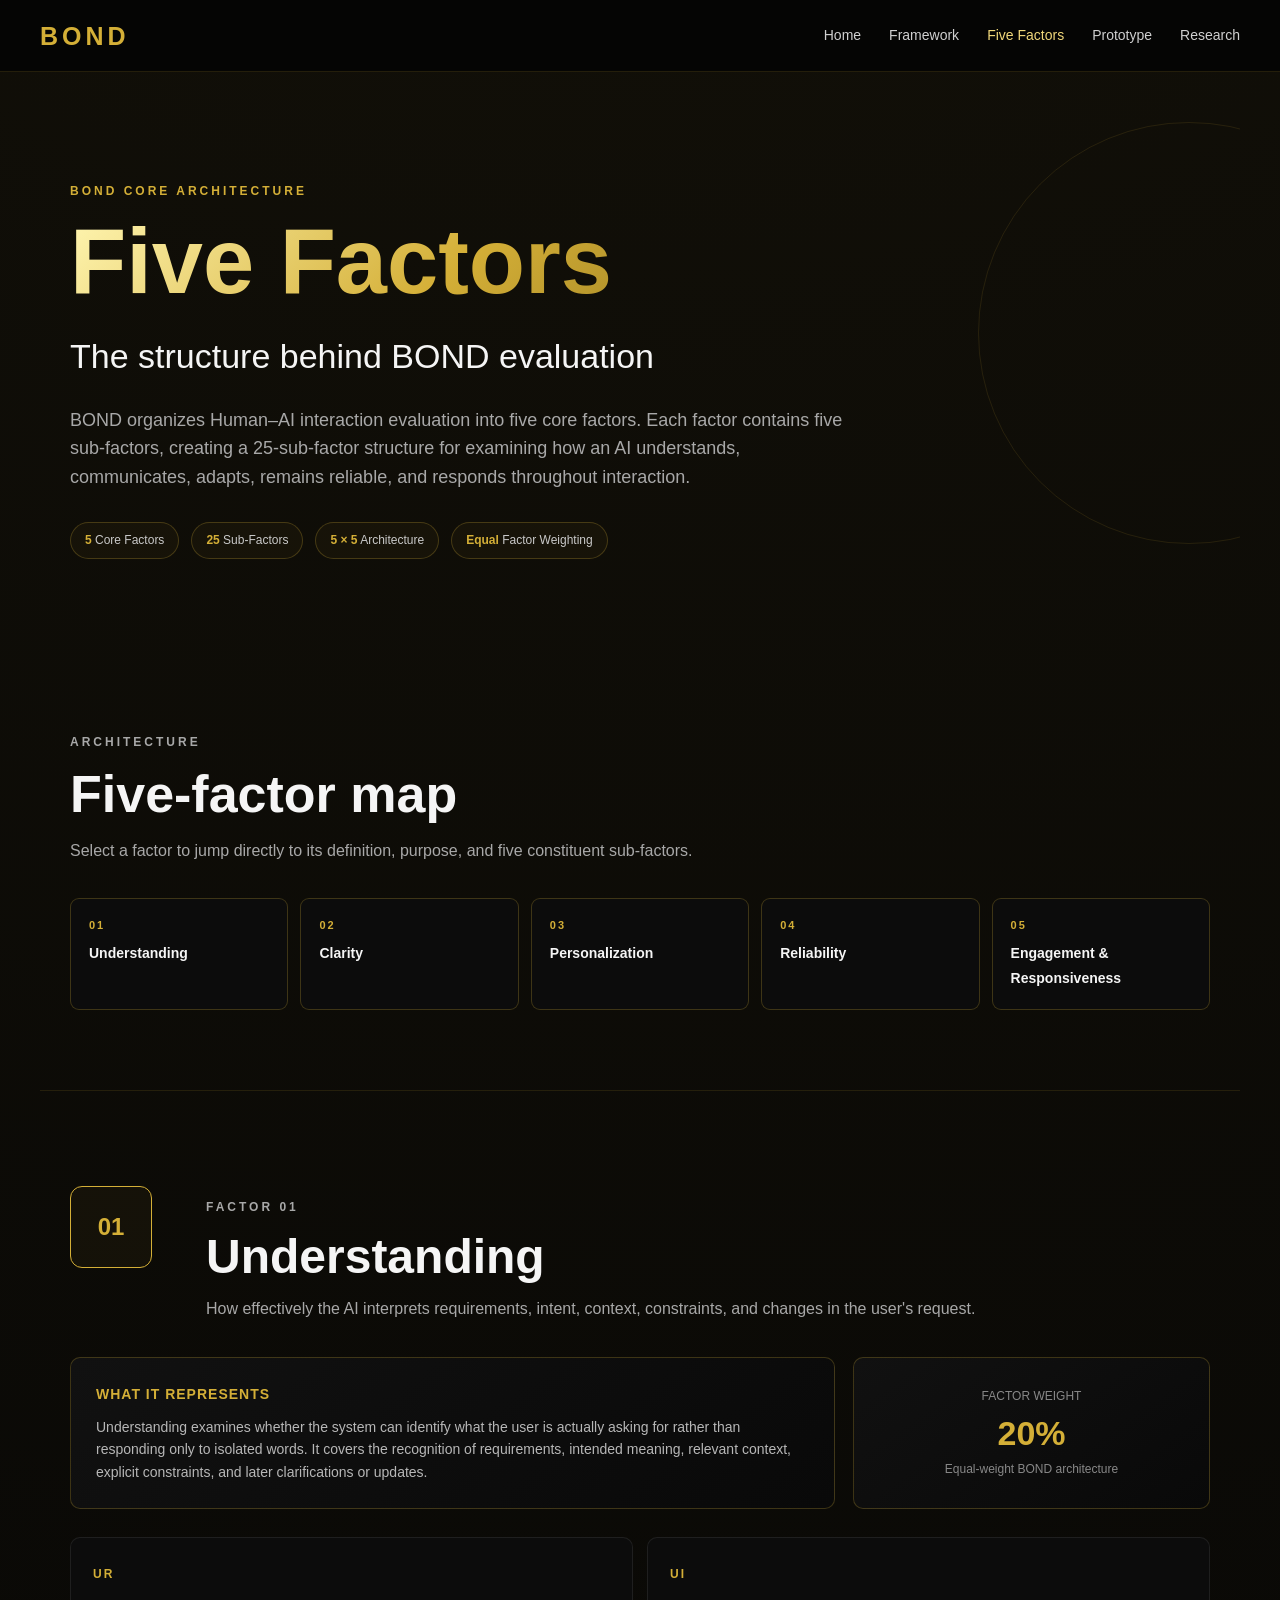
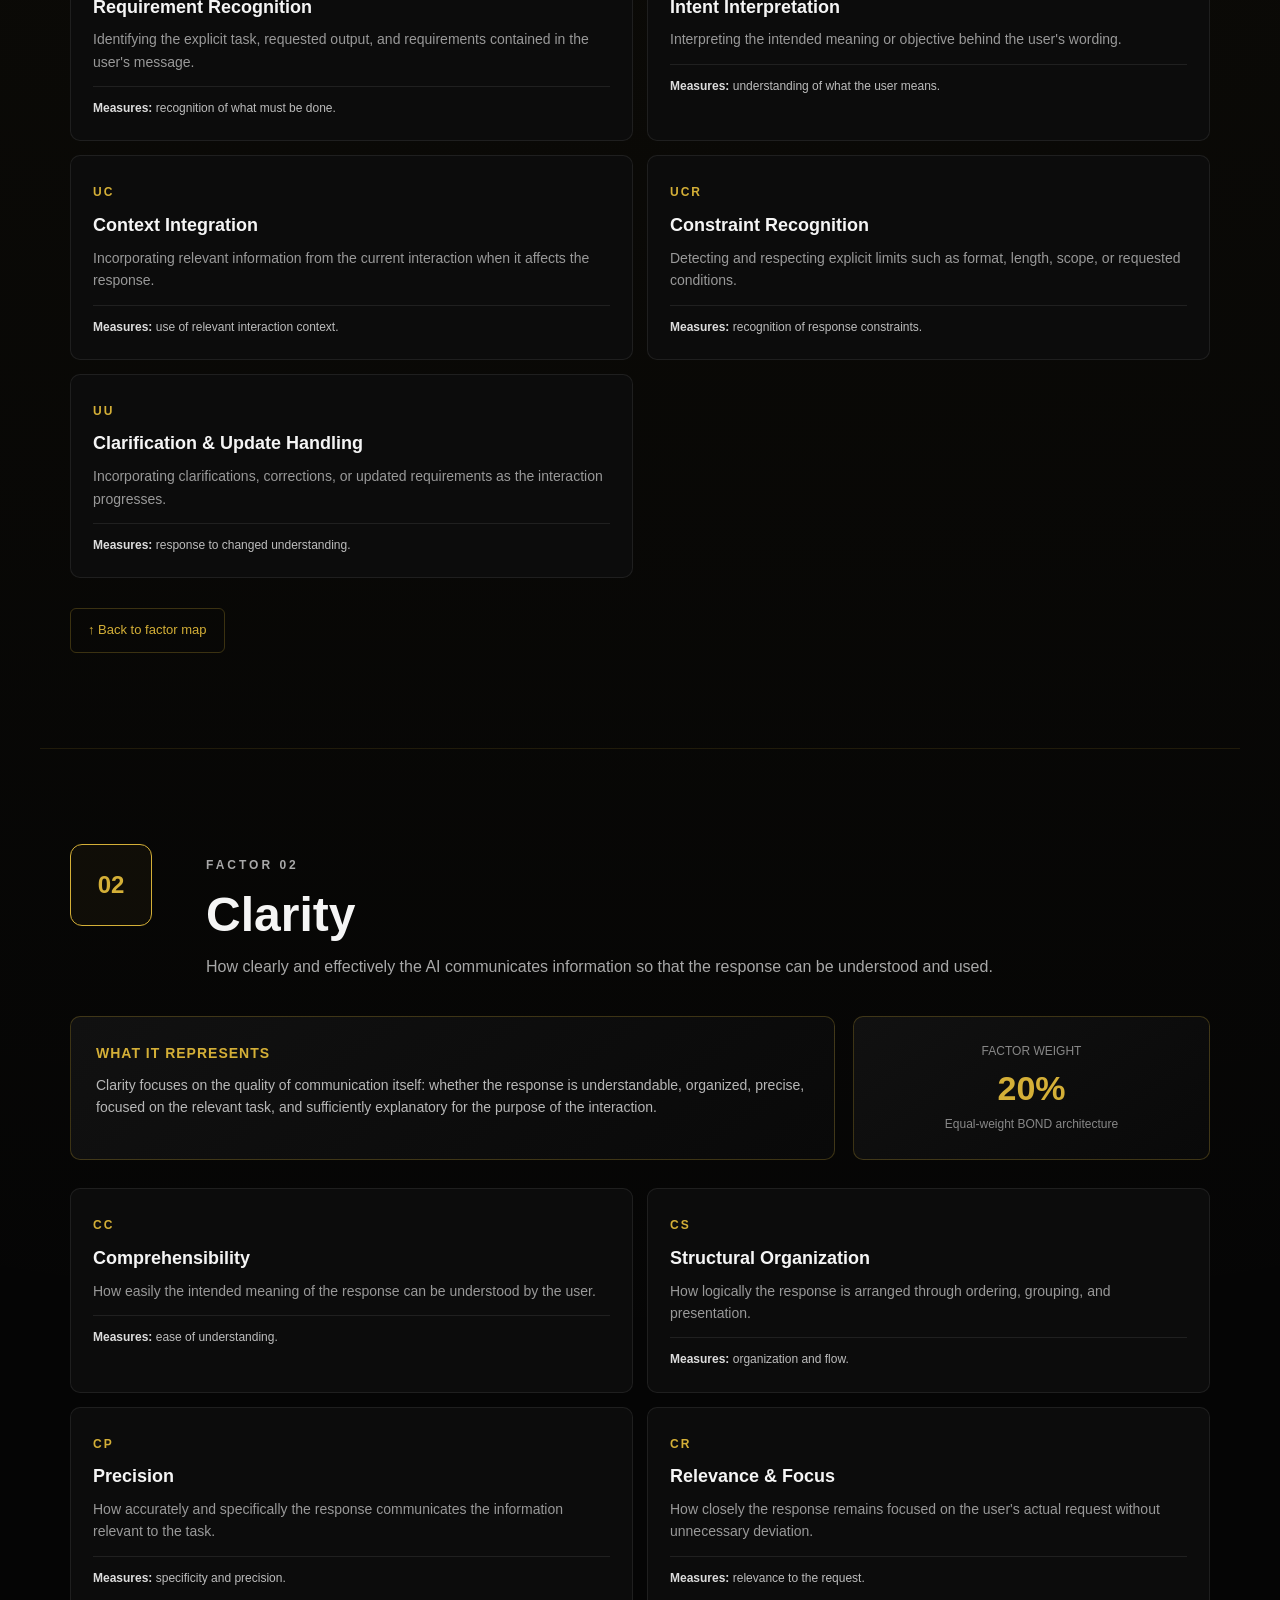
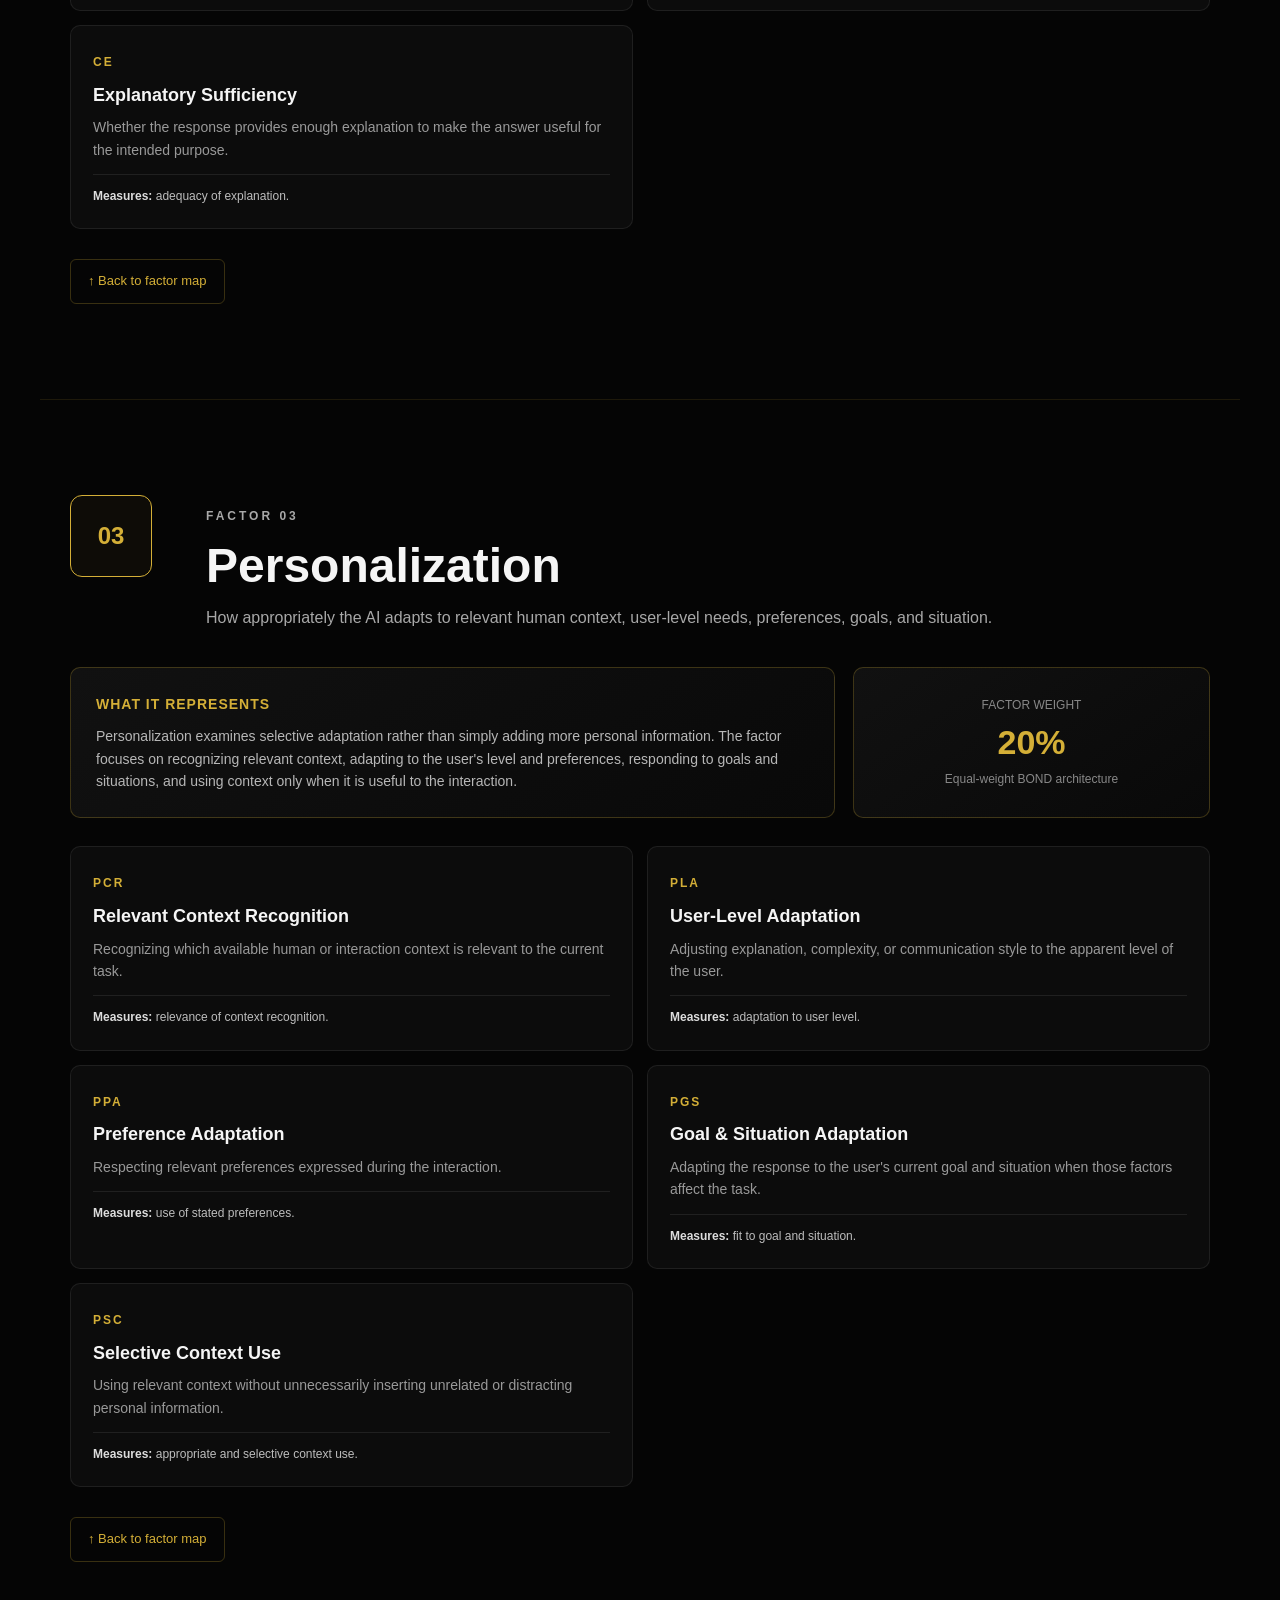
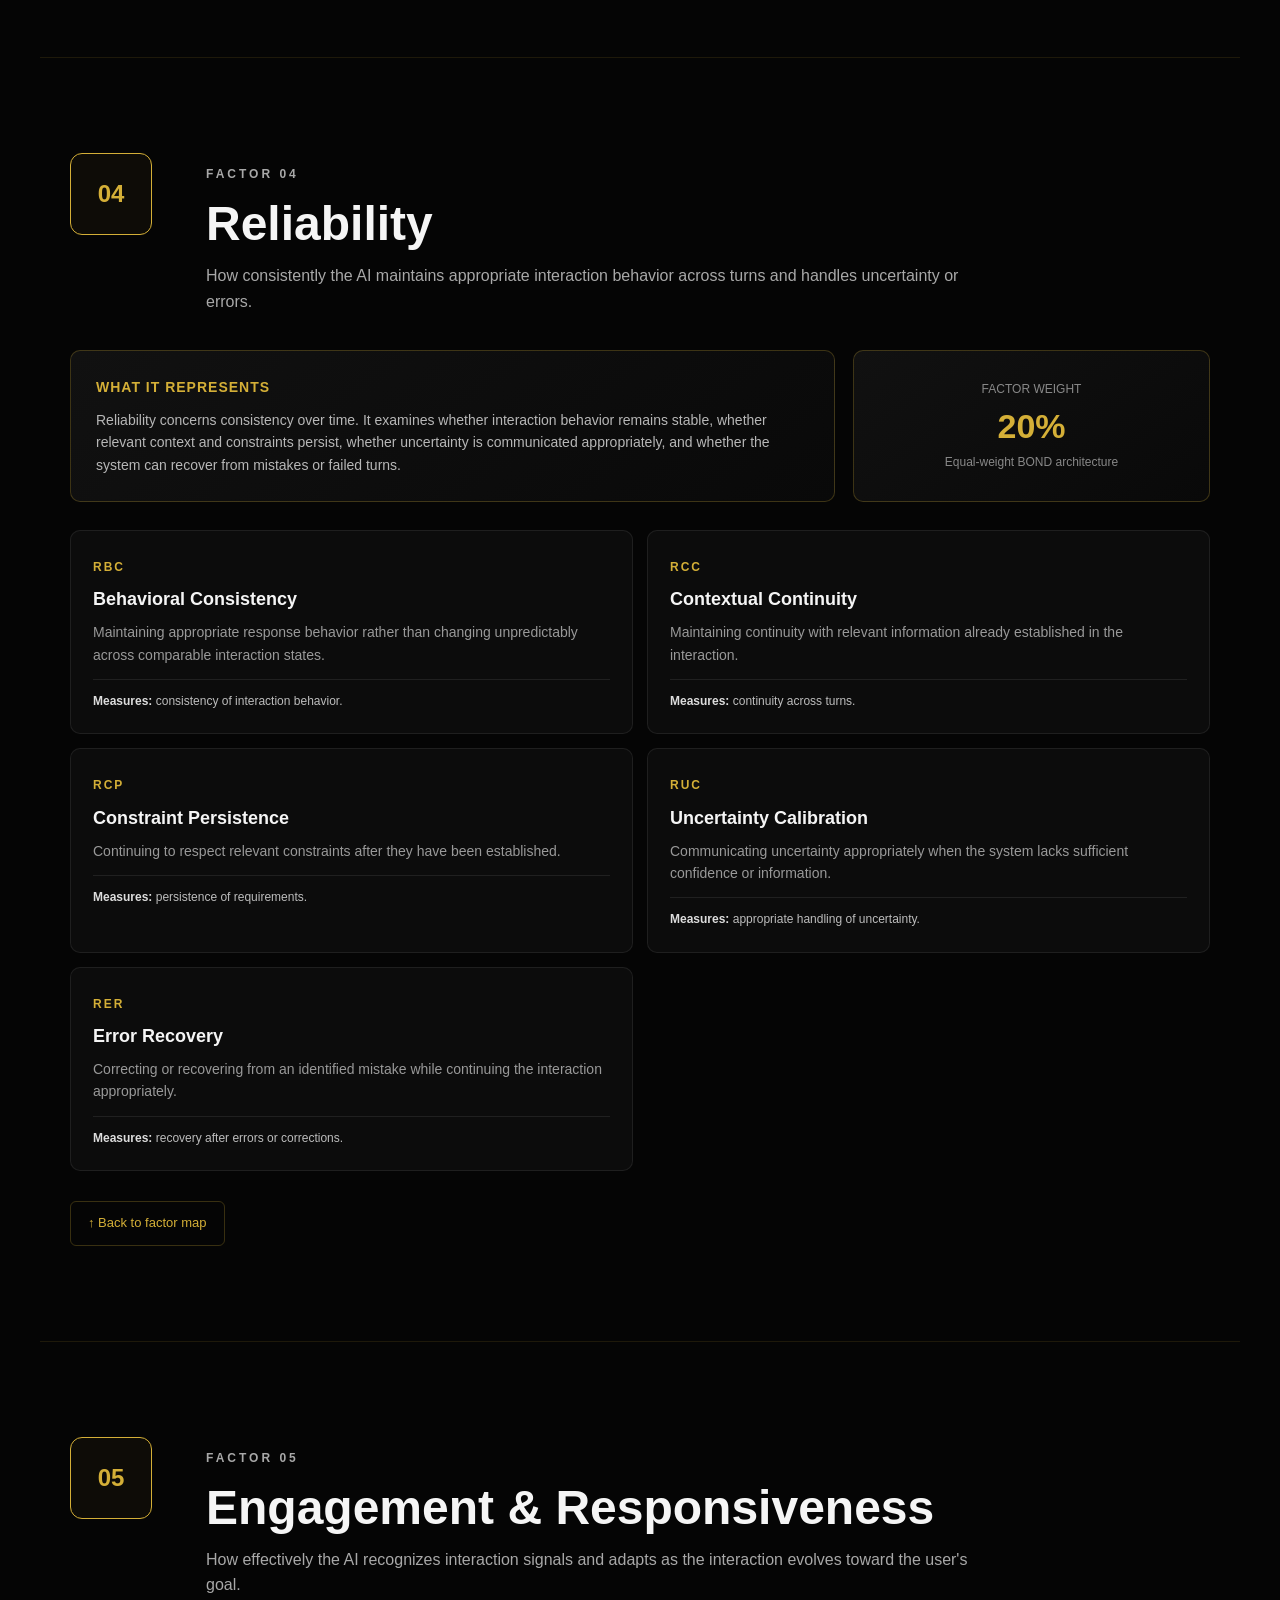
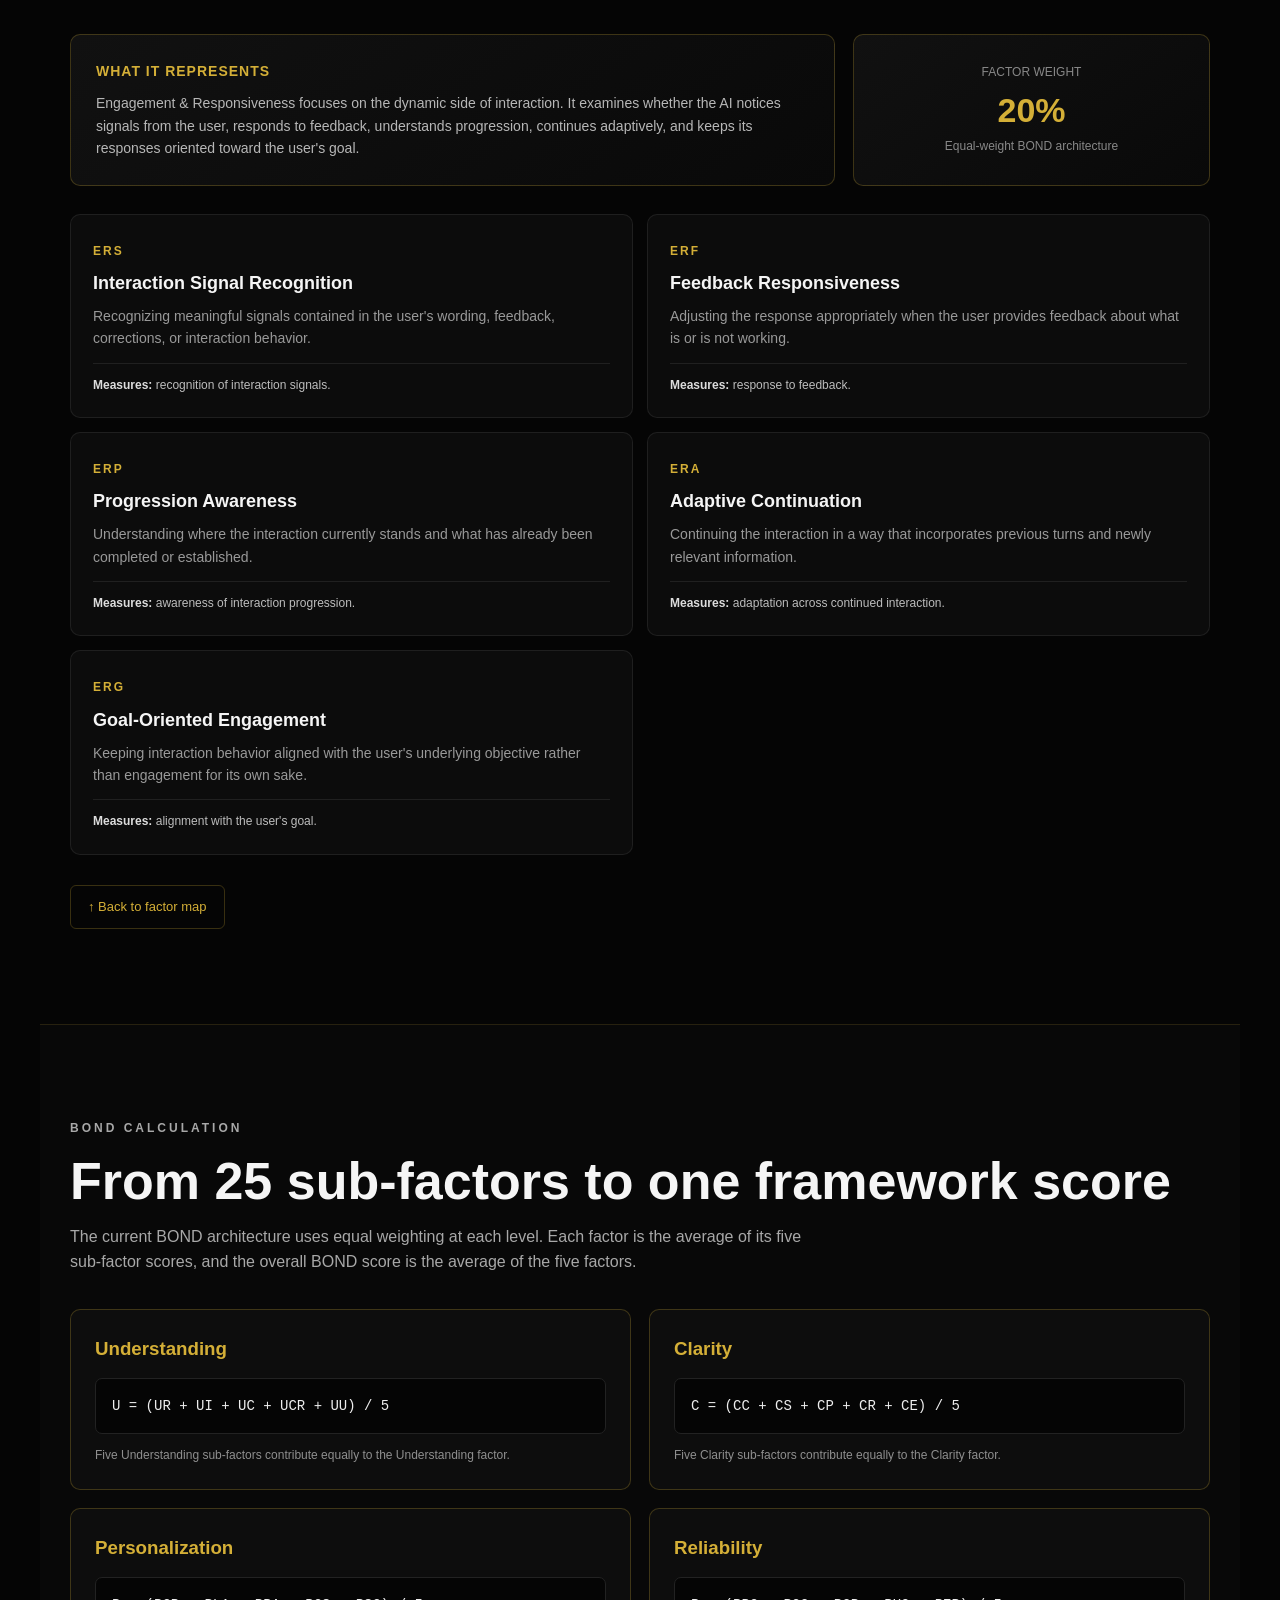
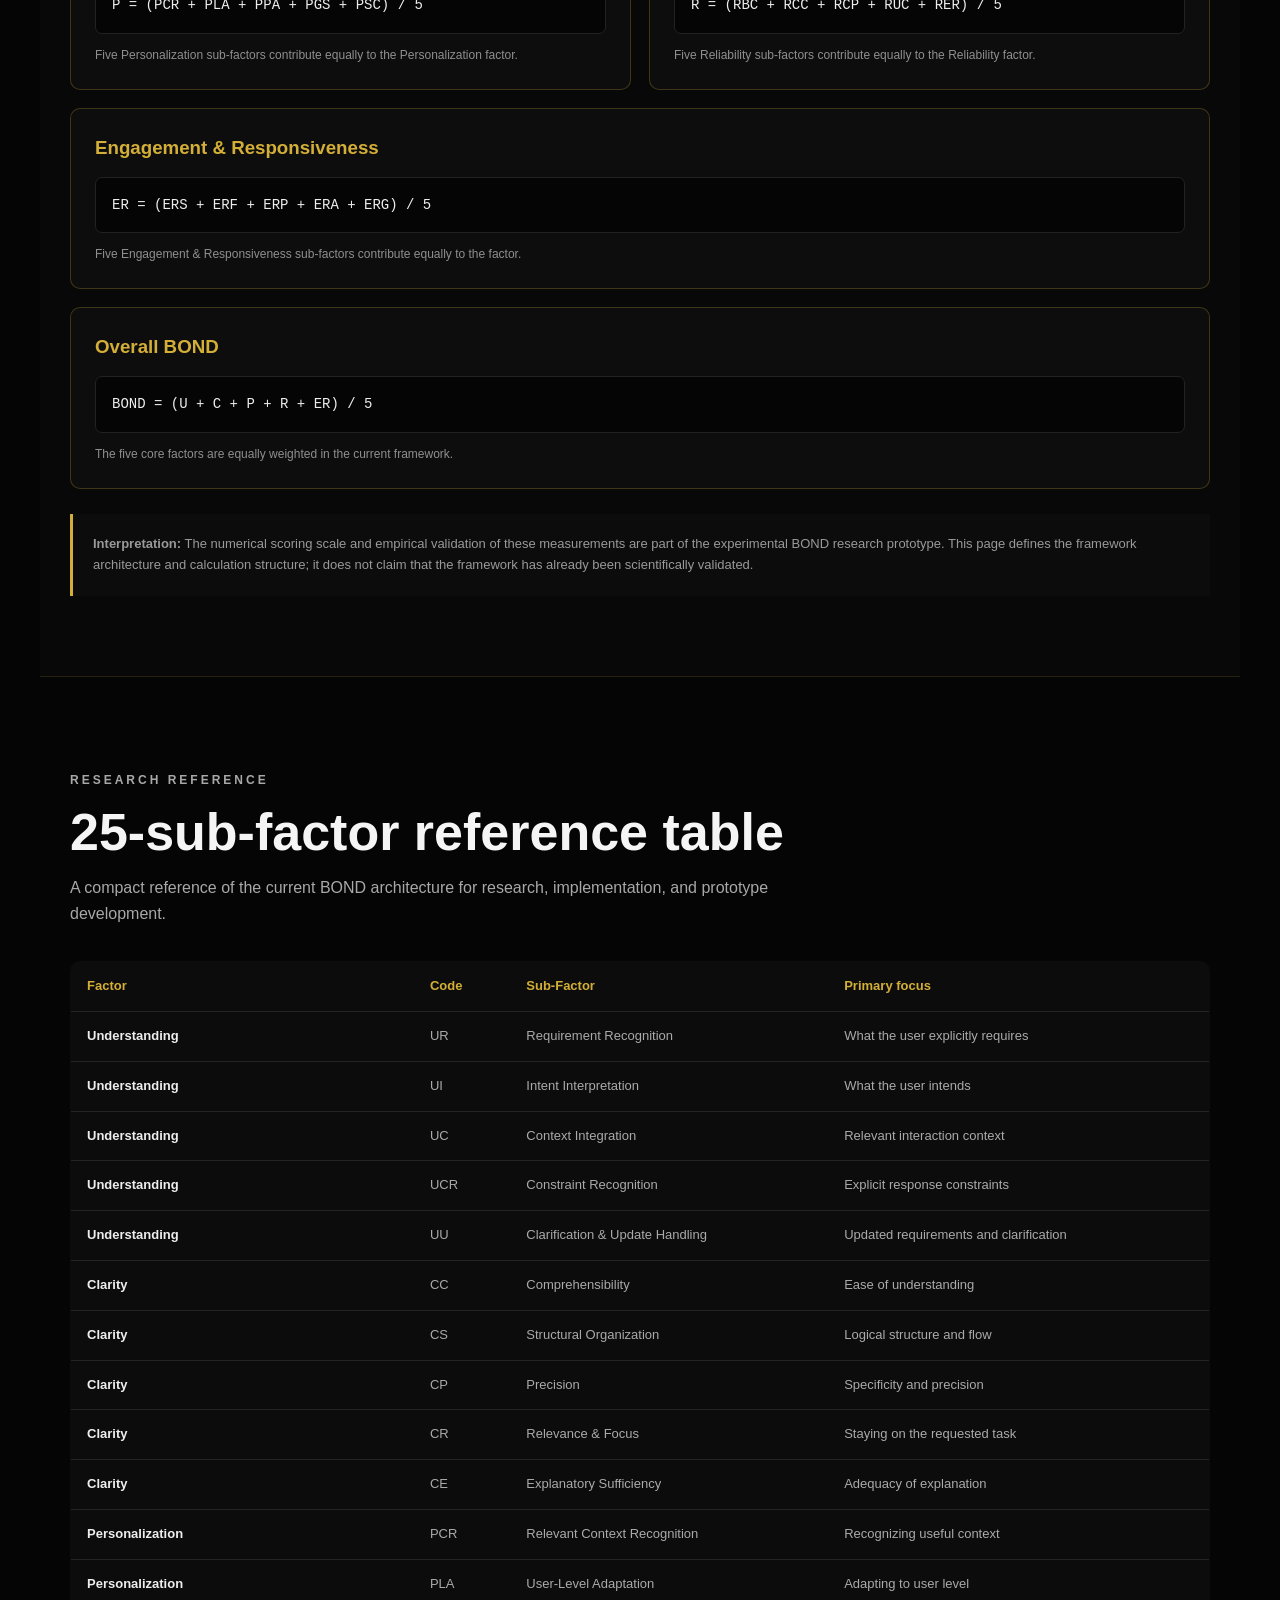
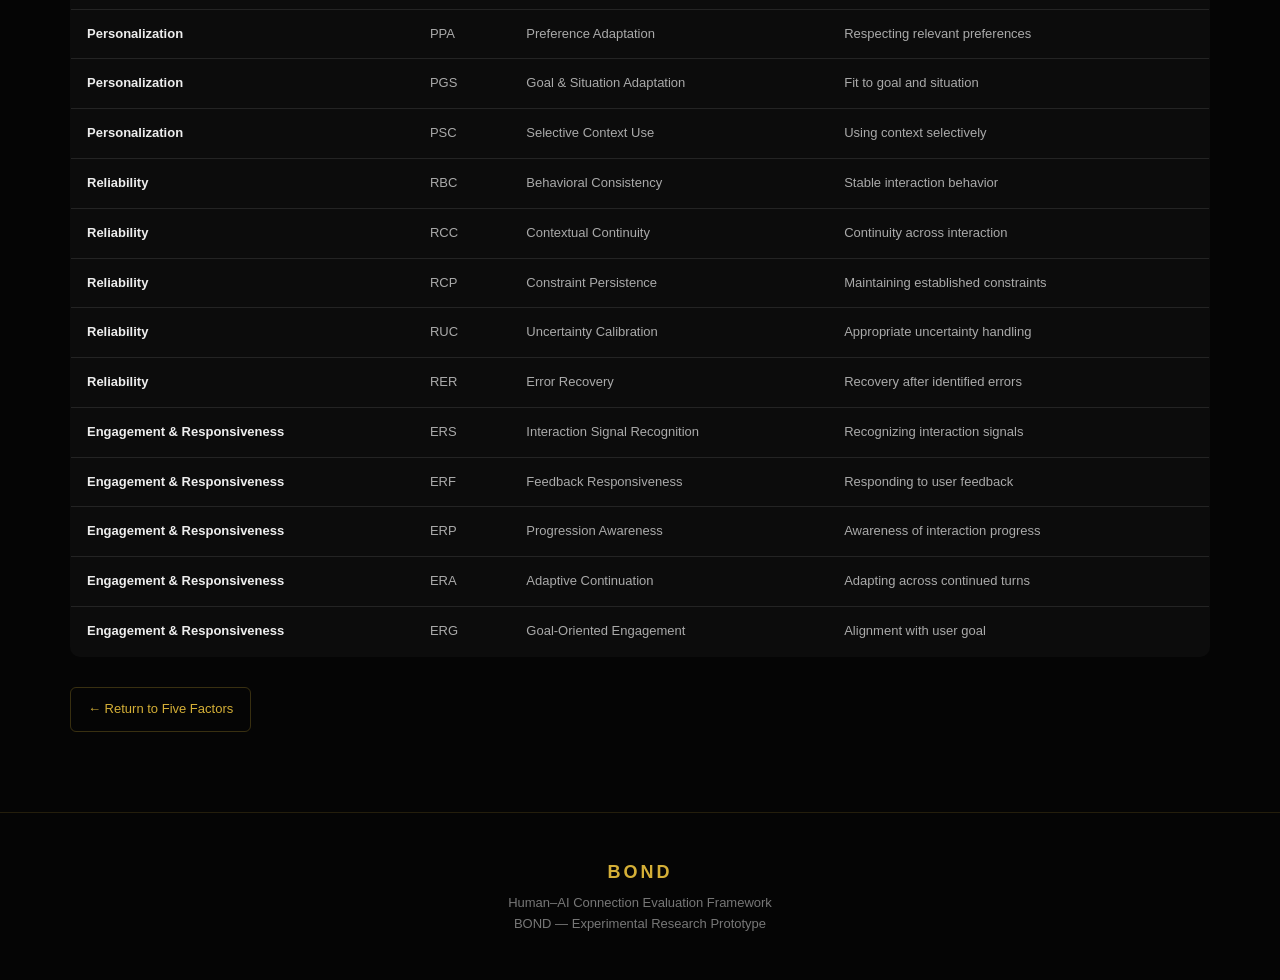
<file: factor.html>
<!DOCTYPE html>
<html lang="en">
<head>
<meta charset="UTF-8">
<meta name="viewport" content="width=device-width, initial-scale=1.0">
<title>BOND — Five Factors & 25 Sub-Factors</title>

<style>
/* =========================================================
   BOND FACTOR RESEARCH PAGE
   Five Factors / 25 Sub-Factors
   Companion page to the locked BOND index.html
   ========================================================= */

* {
    margin: 0;
    padding: 0;
    box-sizing: border-box;
}

html {
    scroll-behavior: smooth;
}

:root {
    --black: #050505;
    --black-soft: #0b0b0b;
    --black-card: #111111;
    --black-card-2: #151515;
    --gold: #d4af37;
    --gold-light: #f0d77a;
    --gold-dark: #8f741d;
    --white: #f5f5f5;
    --gray: #a8a8a8;
    --gray-dark: #777;
    --border: rgba(212,175,55,.25);
    --border-soft: rgba(255,255,255,.08);
    --max-width: 1200px;
}

body {
    font-family: Arial, Helvetica, sans-serif;
    background:
        radial-gradient(circle at 50% -10%, rgba(212,175,55,.08), transparent 35%),
        var(--black);
    color: var(--white);
    line-height: 1.6;
}

a {
    color: inherit;
    text-decoration: none;
}

.navbar {
    position: sticky;
    top: 0;
    z-index: 1000;
    min-height: 72px;
    display: flex;
    align-items: center;
    justify-content: space-between;
    padding: 0 40px;
    background: rgba(5,5,5,.90);
    backdrop-filter: blur(15px);
    border-bottom: 1px solid rgba(212,175,55,.15);
}

.logo {
    color: var(--gold);
    font-size: 25px;
    font-weight: 800;
    letter-spacing: 4px;
}

.navbar nav {
    display: flex;
    gap: 28px;
    flex-wrap: wrap;
}

.navbar nav a {
    color: #d0d0d0;
    font-size: 14px;
    transition: .25s ease;
}

.navbar nav a:hover,
.navbar nav a.active {
    color: var(--gold-light);
}

.hero {
    max-width: var(--max-width);
    margin: auto;
    min-height: 55vh;
    padding: 110px 30px 80px;
    display: flex;
    align-items: center;
    position: relative;
    overflow: hidden;
}

.hero::after {
    content: "";
    position: absolute;
    width: 420px;
    height: 420px;
    right: -160px;
    top: 50px;
    border: 1px solid rgba(212,175,55,.12);
    border-radius: 50%;
    pointer-events: none;
}

.hero-content {
    position: relative;
    z-index: 2;
    max-width: 850px;
}

.eyebrow {
    color: var(--gold);
    font-size: 12px;
    font-weight: 700;
    letter-spacing: 3px;
    text-transform: uppercase;
    margin-bottom: 14px;
}

.hero h1 {
    font-size: clamp(50px, 8vw, 92px);
    line-height: 1;
    margin-bottom: 22px;
    background: linear-gradient(135deg,#fff5b0,var(--gold),#8f741d);
    -webkit-background-clip: text;
    background-clip: text;
    color: transparent;
}

.hero h2 {
    font-size: clamp(22px,3vw,34px);
    font-weight: 500;
    margin-bottom: 22px;
}

.hero p.description {
    max-width: 780px;
    color: var(--gray);
    font-size: 18px;
}

.hero-meta {
    display: flex;
    gap: 12px;
    flex-wrap: wrap;
    margin-top: 30px;
}

.meta-pill {
    border: 1px solid var(--border);
    background: rgba(212,175,55,.04);
    border-radius: 999px;
    padding: 8px 14px;
    color: #c9c9c9;
    font-size: 12px;
}

.meta-pill strong {
    color: var(--gold);
}

.section {
    max-width: var(--max-width);
    margin: auto;
    padding: 80px 30px;
}

.section-title {
    margin-bottom: 34px;
}

.section-title h2 {
    font-size: clamp(30px,5vw,52px);
    line-height: 1.1;
}

.section-title p {
    color: var(--gray);
    max-width: 760px;
    margin-top: 14px;
}

.factor-index {
    display: grid;
    grid-template-columns: repeat(5,1fr);
    gap: 12px;
    margin-top: 35px;
}

.index-link {
    padding: 18px;
    border: 1px solid var(--border);
    border-radius: 9px;
    background: #0c0c0c;
    transition: .25s ease;
}

.index-link:hover {
    transform: translateY(-3px);
    border-color: rgba(212,175,55,.7);
}

.index-link span {
    display: block;
    color: var(--gold);
    font-size: 11px;
    letter-spacing: 2px;
    font-weight: 700;
    margin-bottom: 5px;
}

.index-link strong {
    font-size: 14px;
}

.factor {
    scroll-margin-top: 90px;
    padding: 95px 30px;
    max-width: var(--max-width);
    margin: auto;
    border-top: 1px solid rgba(212,175,55,.12);
}

.factor-header {
    display: grid;
    grid-template-columns: 110px 1fr;
    gap: 26px;
    align-items: start;
    margin-bottom: 36px;
}

.factor-number {
    width: 82px;
    height: 82px;
    display: grid;
    place-items: center;
    border: 1px solid var(--gold);
    border-radius: 12px;
    color: var(--gold);
    font-size: 24px;
    font-weight: 800;
    background: rgba(212,175,55,.04);
}

.factor-header h2 {
    font-size: clamp(30px,4vw,48px);
    line-height: 1.1;
}

.factor-header p {
    color: var(--gray);
    max-width: 800px;
    margin-top: 12px;
}

.factor-summary {
    display: grid;
    grid-template-columns: 1.5fr .7fr;
    gap: 18px;
    margin-bottom: 28px;
}

.summary-card {
    border: 1px solid var(--border);
    border-radius: 10px;
    background: linear-gradient(145deg,#111,#090909);
    padding: 25px;
}

.summary-card h3 {
    color: var(--gold);
    font-size: 14px;
    letter-spacing: 1px;
    margin-bottom: 10px;
}

.summary-card p {
    color: #b7b7b7;
    font-size: 14px;
}

.weight {
    display: flex;
    align-items: center;
    justify-content: center;
    flex-direction: column;
    text-align: center;
}

.weight strong {
    color: var(--gold);
    font-size: 34px;
}

.weight span {
    color: #888;
    font-size: 12px;
}

.subfactor-grid {
    display: grid;
    grid-template-columns: repeat(2,1fr);
    gap: 14px;
}

.subfactor {
    position: relative;
    padding: 22px;
    border: 1px solid var(--border-soft);
    border-radius: 10px;
    background: #0c0c0c;
    overflow: hidden;
    transition: .25s ease;
}

.subfactor::before {
    content: "";
    position: absolute;
    left: 0;
    top: 0;
    bottom: 0;
    width: 3px;
    background: var(--gold);
    transform: scaleY(0);
    transform-origin: bottom;
    transition: .25s ease;
}

.subfactor:hover {
    transform: translateY(-3px);
    border-color: var(--border);
}

.subfactor:hover::before {
    transform: scaleY(1);
}

.code {
    color: var(--gold);
    font-size: 12px;
    font-weight: 800;
    letter-spacing: 2px;
}

.subfactor h3 {
    font-size: 18px;
    margin: 7px 0;
}

.subfactor p {
    color: #999;
    font-size: 14px;
}

.measure {
    margin-top: 13px;
    padding-top: 12px;
    border-top: 1px solid #202020;
    color: #bdbdbd;
    font-size: 12px;
}

.measure strong {
    color: #ddd;
}

.formula-section {
    border-top: 1px solid rgba(212,175,55,.15);
    border-bottom: 1px solid rgba(212,175,55,.15);
    background: #080808;
}

.formula-grid {
    display: grid;
    grid-template-columns: repeat(2,1fr);
    gap: 18px;
}

.formula-card {
    border: 1px solid var(--border);
    background: #0d0d0d;
    border-radius: 10px;
    padding: 24px;
}

.formula-card h3 {
    color: var(--gold);
    margin-bottom: 14px;
}

.formula {
    display: block;
    padding: 16px;
    border-radius: 7px;
    background: #050505;
    border: 1px solid #222;
    color: #eee;
    font-family: "Courier New", monospace;
    font-size: 14px;
    overflow-x: auto;
}

.formula-card p {
    color: #8f8f8f;
    font-size: 12px;
    margin-top: 12px;
}

.complete {
    grid-column: 1 / -1;
}

.table-wrapper {
    overflow-x: auto;
    margin-top: 35px;
}

table {
    width: 100%;
    border-collapse: collapse;
    min-width: 780px;
    background: #0c0c0c;
    border: 1px solid var(--border);
    border-radius: 10px;
    overflow: hidden;
}

th, td {
    padding: 14px 16px;
    border-bottom: 1px solid #242424;
    text-align: left;
}

th {
    color: var(--gold);
    font-size: 13px;
}

td {
    color: #aaa;
    font-size: 13px;
}

td:first-child {
    color: #eee;
    font-weight: 700;
}

.method-note {
    margin-top: 25px;
    padding: 20px;
    border-left: 3px solid var(--gold);
    background: #0c0c0c;
    color: #999;
    font-size: 13px;
}

.back {
    display: inline-flex;
    margin-top: 30px;
    padding: 11px 17px;
    border: 1px solid var(--border);
    border-radius: 6px;
    color: var(--gold);
    font-size: 13px;
    transition: .25s ease;
}

.back:hover {
    background: rgba(212,175,55,.08);
}

footer {
    border-top: 1px solid rgba(212,175,55,.15);
    padding: 45px 30px;
    text-align: center;
    color: #777;
    font-size: 13px;
}

footer strong {
    display: block;
    color: var(--gold);
    letter-spacing: 3px;
    font-size: 18px;
    margin-bottom: 7px;
}

@media (max-width: 950px) {
    .factor-index {
        grid-template-columns: repeat(2,1fr);
    }

    .factor-summary {
        grid-template-columns: 1fr;
    }
}

@media (max-width: 750px) {
    .navbar {
        padding: 15px 20px;
        align-items: flex-start;
        gap: 15px;
        flex-direction: column;
    }

    .navbar nav {
        gap: 15px;
    }

    .hero,
    .section,
    .factor {
        padding-left: 20px;
        padding-right: 20px;
    }

    .factor-header {
        grid-template-columns: 1fr;
    }

    .subfactor-grid,
    .formula-grid {
        grid-template-columns: 1fr;
    }

    .complete {
        grid-column: auto;
    }
}

@media (max-width: 500px) {
    .factor-index {
        grid-template-columns: 1fr;
    }

    .hero {
        min-height: auto;
        padding-top: 80px;
    }

    .hero h1 {
        font-size: 55px;
    }
}
</style>
</head>

<body>

<header class="navbar">
    <a href="index.html" class="logo">BOND</a>
    <nav>
        <a href="index.html">Home</a>
        <a href="index.html#framework">Framework</a>
        <a href="index.html#factors" class="active">Five Factors</a>
        <a href="index.html#prototype">Prototype</a>
        <a href="index.html#research">Research</a>
    </nav>
</header>

<main>

<section class="hero">
    <div class="hero-content">
        <p class="eyebrow">BOND CORE ARCHITECTURE</p>
        <h1>Five Factors</h1>
        <h2>The structure behind BOND evaluation</h2>
        <p class="description">
            BOND organizes Human–AI interaction evaluation into five core
            factors. Each factor contains five sub-factors, creating a
            25-sub-factor structure for examining how an AI understands,
            communicates, adapts, remains reliable, and responds throughout
            interaction.
        </p>

        <div class="hero-meta">
            <div class="meta-pill"><strong>5</strong> Core Factors</div>
            <div class="meta-pill"><strong>25</strong> Sub-Factors</div>
            <div class="meta-pill"><strong>5 × 5</strong> Architecture</div>
            <div class="meta-pill"><strong>Equal</strong> Factor Weighting</div>
        </div>
    </div>
</section>

<section class="section" id="overview">
    <div class="section-title">
        <p class="eyebrow">ARCHITECTURE</p>
        <h2>Five-factor map</h2>
        <p>
            Select a factor to jump directly to its definition, purpose,
            and five constituent sub-factors.
        </p>
    </div>

    <div class="factor-index">
        <a class="index-link" href="#understanding">
            <span>01</span>
            <strong>Understanding</strong>
        </a>
        <a class="index-link" href="#clarity">
            <span>02</span>
            <strong>Clarity</strong>
        </a>
        <a class="index-link" href="#personalization">
            <span>03</span>
            <strong>Personalization</strong>
        </a>
        <a class="index-link" href="#reliability">
            <span>04</span>
            <strong>Reliability</strong>
        </a>
        <a class="index-link" href="#engagement">
            <span>05</span>
            <strong>Engagement &amp; Responsiveness</strong>
        </a>
    </div>
</section>

<!-- =======================================================
     FACTOR 01
     ======================================================= -->

<section class="factor" id="understanding">
    <div class="factor-header">
        <div class="factor-number">01</div>
        <div>
            <p class="eyebrow">FACTOR 01</p>
            <h2>Understanding</h2>
            <p>
                How effectively the AI interprets requirements, intent,
                context, constraints, and changes in the user's request.
            </p>
        </div>
    </div>

    <div class="factor-summary">
        <div class="summary-card">
            <h3>WHAT IT REPRESENTS</h3>
            <p>
                Understanding examines whether the system can identify what
                the user is actually asking for rather than responding only
                to isolated words. It covers the recognition of requirements,
                intended meaning, relevant context, explicit constraints,
                and later clarifications or updates.
            </p>
        </div>
        <div class="summary-card weight">
            <span>FACTOR WEIGHT</span>
            <strong>20%</strong>
            <span>Equal-weight BOND architecture</span>
        </div>
    </div>

    <div class="subfactor-grid">

        <article class="subfactor">
            <span class="code">UR</span>
            <h3>Requirement Recognition</h3>
            <p>
                Identifying the explicit task, requested output, and
                requirements contained in the user's message.
            </p>
            <div class="measure"><strong>Measures:</strong> recognition of what must be done.</div>
        </article>

        <article class="subfactor">
            <span class="code">UI</span>
            <h3>Intent Interpretation</h3>
            <p>
                Interpreting the intended meaning or objective behind the
                user's wording.
            </p>
            <div class="measure"><strong>Measures:</strong> understanding of what the user means.</div>
        </article>

        <article class="subfactor">
            <span class="code">UC</span>
            <h3>Context Integration</h3>
            <p>
                Incorporating relevant information from the current
                interaction when it affects the response.
            </p>
            <div class="measure"><strong>Measures:</strong> use of relevant interaction context.</div>
        </article>

        <article class="subfactor">
            <span class="code">UCR</span>
            <h3>Constraint Recognition</h3>
            <p>
                Detecting and respecting explicit limits such as format,
                length, scope, or requested conditions.
            </p>
            <div class="measure"><strong>Measures:</strong> recognition of response constraints.</div>
        </article>

        <article class="subfactor">
            <span class="code">UU</span>
            <h3>Clarification &amp; Update Handling</h3>
            <p>
                Incorporating clarifications, corrections, or updated
                requirements as the interaction progresses.
            </p>
            <div class="measure"><strong>Measures:</strong> response to changed understanding.</div>
        </article>

    </div>

    <a class="back" href="#overview">↑ Back to factor map</a>
</section>

<!-- =======================================================
     FACTOR 02
     ======================================================= -->

<section class="factor" id="clarity">
    <div class="factor-header">
        <div class="factor-number">02</div>
        <div>
            <p class="eyebrow">FACTOR 02</p>
            <h2>Clarity</h2>
            <p>
                How clearly and effectively the AI communicates information
                so that the response can be understood and used.
            </p>
        </div>
    </div>

    <div class="factor-summary">
        <div class="summary-card">
            <h3>WHAT IT REPRESENTS</h3>
            <p>
                Clarity focuses on the quality of communication itself:
                whether the response is understandable, organized, precise,
                focused on the relevant task, and sufficiently explanatory
                for the purpose of the interaction.
            </p>
        </div>
        <div class="summary-card weight">
            <span>FACTOR WEIGHT</span>
            <strong>20%</strong>
            <span>Equal-weight BOND architecture</span>
        </div>
    </div>

    <div class="subfactor-grid">

        <article class="subfactor">
            <span class="code">CC</span>
            <h3>Comprehensibility</h3>
            <p>
                How easily the intended meaning of the response can be
                understood by the user.
            </p>
            <div class="measure"><strong>Measures:</strong> ease of understanding.</div>
        </article>

        <article class="subfactor">
            <span class="code">CS</span>
            <h3>Structural Organization</h3>
            <p>
                How logically the response is arranged through ordering,
                grouping, and presentation.
            </p>
            <div class="measure"><strong>Measures:</strong> organization and flow.</div>
        </article>

        <article class="subfactor">
            <span class="code">CP</span>
            <h3>Precision</h3>
            <p>
                How accurately and specifically the response communicates
                the information relevant to the task.
            </p>
            <div class="measure"><strong>Measures:</strong> specificity and precision.</div>
        </article>

        <article class="subfactor">
            <span class="code">CR</span>
            <h3>Relevance &amp; Focus</h3>
            <p>
                How closely the response remains focused on the user's
                actual request without unnecessary deviation.
            </p>
            <div class="measure"><strong>Measures:</strong> relevance to the request.</div>
        </article>

        <article class="subfactor">
            <span class="code">CE</span>
            <h3>Explanatory Sufficiency</h3>
            <p>
                Whether the response provides enough explanation to make
                the answer useful for the intended purpose.
            </p>
            <div class="measure"><strong>Measures:</strong> adequacy of explanation.</div>
        </article>

    </div>

    <a class="back" href="#overview">↑ Back to factor map</a>
</section>

<!-- =======================================================
     FACTOR 03
     ======================================================= -->

<section class="factor" id="personalization">
    <div class="factor-header">
        <div class="factor-number">03</div>
        <div>
            <p class="eyebrow">FACTOR 03</p>
            <h2>Personalization</h2>
            <p>
                How appropriately the AI adapts to relevant human context,
                user-level needs, preferences, goals, and situation.
            </p>
        </div>
    </div>

    <div class="factor-summary">
        <div class="summary-card">
            <h3>WHAT IT REPRESENTS</h3>
            <p>
                Personalization examines selective adaptation rather than
                simply adding more personal information. The factor focuses
                on recognizing relevant context, adapting to the user's
                level and preferences, responding to goals and situations,
                and using context only when it is useful to the interaction.
            </p>
        </div>
        <div class="summary-card weight">
            <span>FACTOR WEIGHT</span>
            <strong>20%</strong>
            <span>Equal-weight BOND architecture</span>
        </div>
    </div>

    <div class="subfactor-grid">

        <article class="subfactor">
            <span class="code">PCR</span>
            <h3>Relevant Context Recognition</h3>
            <p>
                Recognizing which available human or interaction context
                is relevant to the current task.
            </p>
            <div class="measure"><strong>Measures:</strong> relevance of context recognition.</div>
        </article>

        <article class="subfactor">
            <span class="code">PLA</span>
            <h3>User-Level Adaptation</h3>
            <p>
                Adjusting explanation, complexity, or communication style
                to the apparent level of the user.
            </p>
            <div class="measure"><strong>Measures:</strong> adaptation to user level.</div>
        </article>

        <article class="subfactor">
            <span class="code">PPA</span>
            <h3>Preference Adaptation</h3>
            <p>
                Respecting relevant preferences expressed during the
                interaction.
            </p>
            <div class="measure"><strong>Measures:</strong> use of stated preferences.</div>
        </article>

        <article class="subfactor">
            <span class="code">PGS</span>
            <h3>Goal &amp; Situation Adaptation</h3>
            <p>
                Adapting the response to the user's current goal and
                situation when those factors affect the task.
            </p>
            <div class="measure"><strong>Measures:</strong> fit to goal and situation.</div>
        </article>

        <article class="subfactor">
            <span class="code">PSC</span>
            <h3>Selective Context Use</h3>
            <p>
                Using relevant context without unnecessarily inserting
                unrelated or distracting personal information.
            </p>
            <div class="measure"><strong>Measures:</strong> appropriate and selective context use.</div>
        </article>

    </div>

    <a class="back" href="#overview">↑ Back to factor map</a>
</section>

<!-- =======================================================
     FACTOR 04
     ======================================================= -->

<section class="factor" id="reliability">
    <div class="factor-header">
        <div class="factor-number">04</div>
        <div>
            <p class="eyebrow">FACTOR 04</p>
            <h2>Reliability</h2>
            <p>
                How consistently the AI maintains appropriate interaction
                behavior across turns and handles uncertainty or errors.
            </p>
        </div>
    </div>

    <div class="factor-summary">
        <div class="summary-card">
            <h3>WHAT IT REPRESENTS</h3>
            <p>
                Reliability concerns consistency over time. It examines
                whether interaction behavior remains stable, whether
                relevant context and constraints persist, whether
                uncertainty is communicated appropriately, and whether
                the system can recover from mistakes or failed turns.
            </p>
        </div>
        <div class="summary-card weight">
            <span>FACTOR WEIGHT</span>
            <strong>20%</strong>
            <span>Equal-weight BOND architecture</span>
        </div>
    </div>

    <div class="subfactor-grid">

        <article class="subfactor">
            <span class="code">RBC</span>
            <h3>Behavioral Consistency</h3>
            <p>
                Maintaining appropriate response behavior rather than
                changing unpredictably across comparable interaction states.
            </p>
            <div class="measure"><strong>Measures:</strong> consistency of interaction behavior.</div>
        </article>

        <article class="subfactor">
            <span class="code">RCC</span>
            <h3>Contextual Continuity</h3>
            <p>
                Maintaining continuity with relevant information already
                established in the interaction.
            </p>
            <div class="measure"><strong>Measures:</strong> continuity across turns.</div>
        </article>

        <article class="subfactor">
            <span class="code">RCP</span>
            <h3>Constraint Persistence</h3>
            <p>
                Continuing to respect relevant constraints after they have
                been established.
            </p>
            <div class="measure"><strong>Measures:</strong> persistence of requirements.</div>
        </article>

        <article class="subfactor">
            <span class="code">RUC</span>
            <h3>Uncertainty Calibration</h3>
            <p>
                Communicating uncertainty appropriately when the system
                lacks sufficient confidence or information.
            </p>
            <div class="measure"><strong>Measures:</strong> appropriate handling of uncertainty.</div>
        </article>

        <article class="subfactor">
            <span class="code">RER</span>
            <h3>Error Recovery</h3>
            <p>
                Correcting or recovering from an identified mistake while
                continuing the interaction appropriately.
            </p>
            <div class="measure"><strong>Measures:</strong> recovery after errors or corrections.</div>
        </article>

    </div>

    <a class="back" href="#overview">↑ Back to factor map</a>
</section>

<!-- =======================================================
     FACTOR 05
     ======================================================= -->

<section class="factor" id="engagement">
    <div class="factor-header">
        <div class="factor-number">05</div>
        <div>
            <p class="eyebrow">FACTOR 05</p>
            <h2>Engagement &amp; Responsiveness</h2>
            <p>
                How effectively the AI recognizes interaction signals and
                adapts as the interaction evolves toward the user's goal.
            </p>
        </div>
    </div>

    <div class="factor-summary">
        <div class="summary-card">
            <h3>WHAT IT REPRESENTS</h3>
            <p>
                Engagement &amp; Responsiveness focuses on the dynamic side
                of interaction. It examines whether the AI notices signals
                from the user, responds to feedback, understands progression,
                continues adaptively, and keeps its responses oriented toward
                the user's goal.
            </p>
        </div>
        <div class="summary-card weight">
            <span>FACTOR WEIGHT</span>
            <strong>20%</strong>
            <span>Equal-weight BOND architecture</span>
        </div>
    </div>

    <div class="subfactor-grid">

        <article class="subfactor">
            <span class="code">ERS</span>
            <h3>Interaction Signal Recognition</h3>
            <p>
                Recognizing meaningful signals contained in the user's
                wording, feedback, corrections, or interaction behavior.
            </p>
            <div class="measure"><strong>Measures:</strong> recognition of interaction signals.</div>
        </article>

        <article class="subfactor">
            <span class="code">ERF</span>
            <h3>Feedback Responsiveness</h3>
            <p>
                Adjusting the response appropriately when the user provides
                feedback about what is or is not working.
            </p>
            <div class="measure"><strong>Measures:</strong> response to feedback.</div>
        </article>

        <article class="subfactor">
            <span class="code">ERP</span>
            <h3>Progression Awareness</h3>
            <p>
                Understanding where the interaction currently stands and
                what has already been completed or established.
            </p>
            <div class="measure"><strong>Measures:</strong> awareness of interaction progression.</div>
        </article>

        <article class="subfactor">
            <span class="code">ERA</span>
            <h3>Adaptive Continuation</h3>
            <p>
                Continuing the interaction in a way that incorporates
                previous turns and newly relevant information.
            </p>
            <div class="measure"><strong>Measures:</strong> adaptation across continued interaction.</div>
        </article>

        <article class="subfactor">
            <span class="code">ERG</span>
            <h3>Goal-Oriented Engagement</h3>
            <p>
                Keeping interaction behavior aligned with the user's
                underlying objective rather than engagement for its own sake.
            </p>
            <div class="measure"><strong>Measures:</strong> alignment with the user's goal.</div>
        </article>

    </div>

    <a class="back" href="#overview">↑ Back to factor map</a>
</section>

<!-- =======================================================
     CALCULATION
     ======================================================= -->

<section class="section formula-section" id="calculation">
    <div class="section-title">
        <p class="eyebrow">BOND CALCULATION</p>
        <h2>From 25 sub-factors to one framework score</h2>
        <p>
            The current BOND architecture uses equal weighting at each
            level. Each factor is the average of its five sub-factor scores,
            and the overall BOND score is the average of the five factors.
        </p>
    </div>

    <div class="formula-grid">

        <div class="formula-card">
            <h3>Understanding</h3>
            <code class="formula">U = (UR + UI + UC + UCR + UU) / 5</code>
            <p>
                Five Understanding sub-factors contribute equally to the
                Understanding factor.
            </p>
        </div>

        <div class="formula-card">
            <h3>Clarity</h3>
            <code class="formula">C = (CC + CS + CP + CR + CE) / 5</code>
            <p>
                Five Clarity sub-factors contribute equally to the Clarity
                factor.
            </p>
        </div>

        <div class="formula-card">
            <h3>Personalization</h3>
            <code class="formula">P = (PCR + PLA + PPA + PGS + PSC) / 5</code>
            <p>
                Five Personalization sub-factors contribute equally to the
                Personalization factor.
            </p>
        </div>

        <div class="formula-card">
            <h3>Reliability</h3>
            <code class="formula">R = (RBC + RCC + RCP + RUC + RER) / 5</code>
            <p>
                Five Reliability sub-factors contribute equally to the
                Reliability factor.
            </p>
        </div>

        <div class="formula-card complete">
            <h3>Engagement &amp; Responsiveness</h3>
            <code class="formula">ER = (ERS + ERF + ERP + ERA + ERG) / 5</code>
            <p>
                Five Engagement &amp; Responsiveness sub-factors contribute
                equally to the factor.
            </p>
        </div>

        <div class="formula-card complete">
            <h3>Overall BOND</h3>
            <code class="formula">BOND = (U + C + P + R + ER) / 5</code>
            <p>
                The five core factors are equally weighted in the current
                framework.
            </p>
        </div>

    </div>

    <div class="method-note">
        <strong>Interpretation:</strong>
        The numerical scoring scale and empirical validation of these
        measurements are part of the experimental BOND research prototype.
        This page defines the framework architecture and calculation
        structure; it does not claim that the framework has already been
        scientifically validated.
    </div>
</section>

<!-- =======================================================
     25 SUB-FACTOR TABLE
     ======================================================= -->

<section class="section" id="subfactor-table">
    <div class="section-title">
        <p class="eyebrow">RESEARCH REFERENCE</p>
        <h2>25-sub-factor reference table</h2>
        <p>
            A compact reference of the current BOND architecture for
            research, implementation, and prototype development.
        </p>
    </div>

    <div class="table-wrapper">
        <table>
            <thead>
                <tr>
                    <th>Factor</th>
                    <th>Code</th>
                    <th>Sub-Factor</th>
                    <th>Primary focus</th>
                </tr>
            </thead>
            <tbody>

                <tr>
                    <td>Understanding</td>
                    <td>UR</td>
                    <td>Requirement Recognition</td>
                    <td>What the user explicitly requires</td>
                </tr>
                <tr>
                    <td>Understanding</td>
                    <td>UI</td>
                    <td>Intent Interpretation</td>
                    <td>What the user intends</td>
                </tr>
                <tr>
                    <td>Understanding</td>
                    <td>UC</td>
                    <td>Context Integration</td>
                    <td>Relevant interaction context</td>
                </tr>
                <tr>
                    <td>Understanding</td>
                    <td>UCR</td>
                    <td>Constraint Recognition</td>
                    <td>Explicit response constraints</td>
                </tr>
                <tr>
                    <td>Understanding</td>
                    <td>UU</td>
                    <td>Clarification &amp; Update Handling</td>
                    <td>Updated requirements and clarification</td>
                </tr>

                <tr>
                    <td>Clarity</td>
                    <td>CC</td>
                    <td>Comprehensibility</td>
                    <td>Ease of understanding</td>
                </tr>
                <tr>
                    <td>Clarity</td>
                    <td>CS</td>
                    <td>Structural Organization</td>
                    <td>Logical structure and flow</td>
                </tr>
                <tr>
                    <td>Clarity</td>
                    <td>CP</td>
                    <td>Precision</td>
                    <td>Specificity and precision</td>
                </tr>
                <tr>
                    <td>Clarity</td>
                    <td>CR</td>
                    <td>Relevance &amp; Focus</td>
                    <td>Staying on the requested task</td>
                </tr>
                <tr>
                    <td>Clarity</td>
                    <td>CE</td>
                    <td>Explanatory Sufficiency</td>
                    <td>Adequacy of explanation</td>
                </tr>

                <tr>
                    <td>Personalization</td>
                    <td>PCR</td>
                    <td>Relevant Context Recognition</td>
                    <td>Recognizing useful context</td>
                </tr>
                <tr>
                    <td>Personalization</td>
                    <td>PLA</td>
                    <td>User-Level Adaptation</td>
                    <td>Adapting to user level</td>
                </tr>
                <tr>
                    <td>Personalization</td>
                    <td>PPA</td>
                    <td>Preference Adaptation</td>
                    <td>Respecting relevant preferences</td>
                </tr>
                <tr>
                    <td>Personalization</td>
                    <td>PGS</td>
                    <td>Goal &amp; Situation Adaptation</td>
                    <td>Fit to goal and situation</td>
                </tr>
                <tr>
                    <td>Personalization</td>
                    <td>PSC</td>
                    <td>Selective Context Use</td>
                    <td>Using context selectively</td>
                </tr>

                <tr>
                    <td>Reliability</td>
                    <td>RBC</td>
                    <td>Behavioral Consistency</td>
                    <td>Stable interaction behavior</td>
                </tr>
                <tr>
                    <td>Reliability</td>
                    <td>RCC</td>
                    <td>Contextual Continuity</td>
                    <td>Continuity across interaction</td>
                </tr>
                <tr>
                    <td>Reliability</td>
                    <td>RCP</td>
                    <td>Constraint Persistence</td>
                    <td>Maintaining established constraints</td>
                </tr>
                <tr>
                    <td>Reliability</td>
                    <td>RUC</td>
                    <td>Uncertainty Calibration</td>
                    <td>Appropriate uncertainty handling</td>
                </tr>
                <tr>
                    <td>Reliability</td>
                    <td>RER</td>
                    <td>Error Recovery</td>
                    <td>Recovery after identified errors</td>
                </tr>

                <tr>
                    <td>Engagement &amp; Responsiveness</td>
                    <td>ERS</td>
                    <td>Interaction Signal Recognition</td>
                    <td>Recognizing interaction signals</td>
                </tr>
                <tr>
                    <td>Engagement &amp; Responsiveness</td>
                    <td>ERF</td>
                    <td>Feedback Responsiveness</td>
                    <td>Responding to user feedback</td>
                </tr>
                <tr>
                    <td>Engagement &amp; Responsiveness</td>
                    <td>ERP</td>
                    <td>Progression Awareness</td>
                    <td>Awareness of interaction progress</td>
                </tr>
                <tr>
                    <td>Engagement &amp; Responsiveness</td>
                    <td>ERA</td>
                    <td>Adaptive Continuation</td>
                    <td>Adapting across continued turns</td>
                </tr>
                <tr>
                    <td>Engagement &amp; Responsiveness</td>
                    <td>ERG</td>
                    <td>Goal-Oriented Engagement</td>
                    <td>Alignment with user goal</td>
                </tr>

            </tbody>
        </table>
    </div>

    <a class="back" href="index.html#factors">← Return to Five Factors</a>
</section>

</main>

<footer>
    <strong>BOND</strong>
    <p>Human–AI Connection Evaluation Framework</p>
    <p>BOND — Experimental Research Prototype</p>
</footer>

</body>
</html>
</file>
